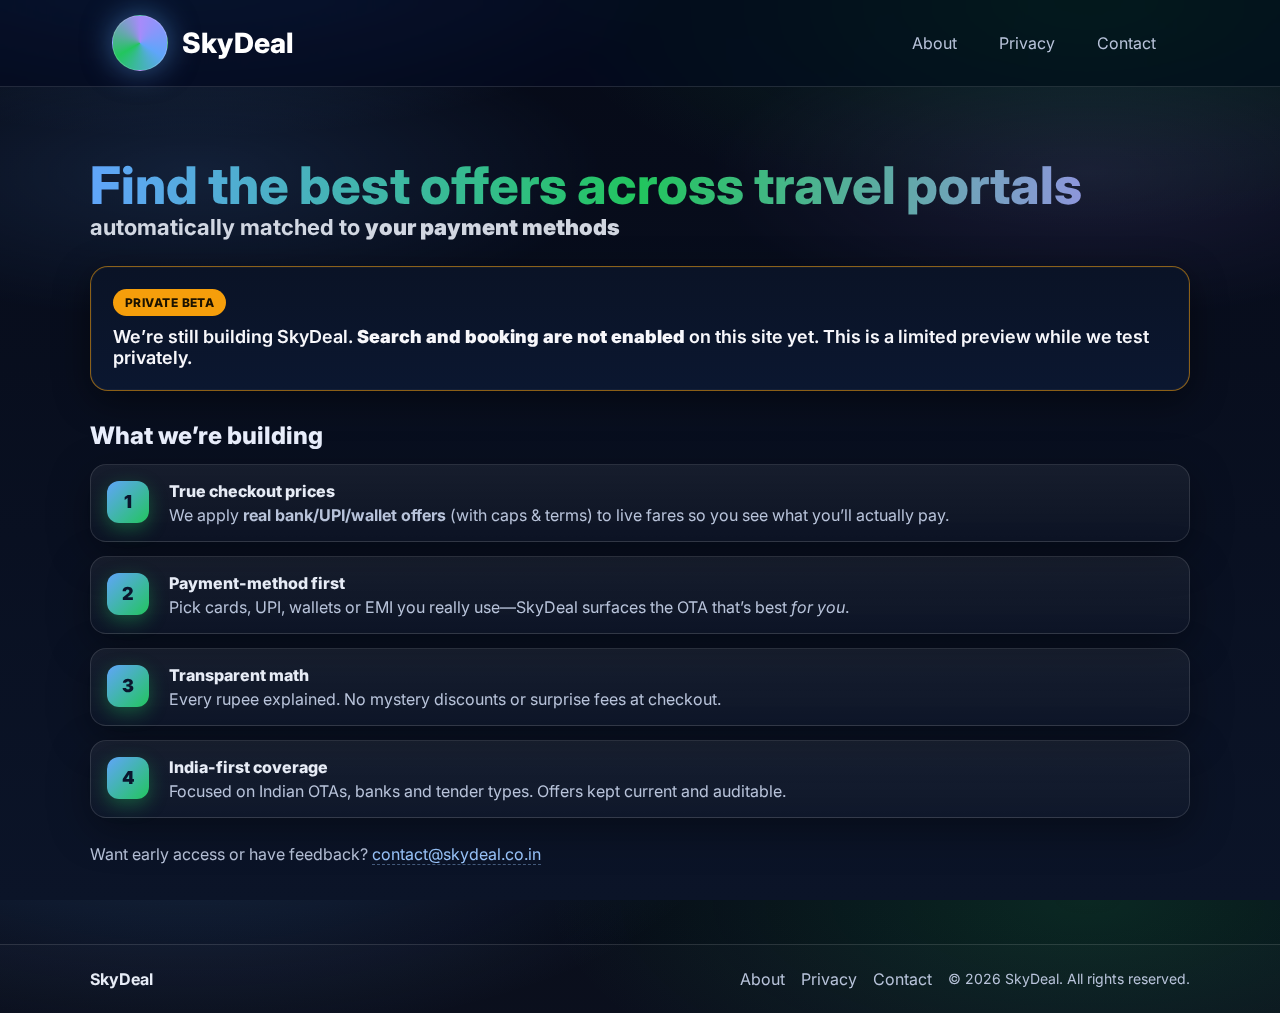
<file: index.html>
<!doctype html>
<html lang="en">
<head>
  <meta charset="utf-8" />
  <meta name="viewport" content="width=device-width,initial-scale=1" />
  <title>SkyDeal — Best travel offers by your payment methods</title>
  <meta name="description" content="SkyDeal compares real checkout prices across Indian OTAs by applying bank/UPI/wallet offers to live fares—matched to the payment methods you can actually use." />
  <link rel="preconnect" href="https://fonts.googleapis.com">
  <link rel="preconnect" href="https://fonts.gstatic.com" crossorigin>
  <link href="https://fonts.googleapis.com/css2?family=Inter:wght@400;600;700;800&display=swap" rel="stylesheet">

  <style>
    :root{
      --bg-1:#060a17; --bg-2:#0b1428; --panel:#0e1a33;
      --ink:#e7ecf6; --muted:#b8c3da; --line:rgba(255,255,255,.12);
      --brand1:#60a5fa; --brand2:#22c55e; --brand3:#a78bfa; --accent:#f59e0b;
      --radius:16px; --maxw:1100px;
    }
    *{box-sizing:border-box}
    html,body{height:100%}
    body{
      margin:0; font-family:Inter,system-ui,-apple-system,Segoe UI,Roboto,Helvetica,Arial,sans-serif;
      color:var(--ink);
      background:
        radial-gradient(900px 380px at 15% -10%, rgba(96,165,250,.20), transparent 60%),
        radial-gradient(900px 380px at 85% 0%,  rgba(34,197,94,.16), transparent 60%),
        linear-gradient(180deg, var(--bg-1) 0%, var(--bg-2) 100%);
    }
    a{ color:#9cc8ff; text-decoration:none }
    a:hover{ color:#fff; text-decoration:underline }
    .container{max-width:var(--maxw); margin:0 auto; padding:0 22px}

    /* Header */
    .site-header{
      position:sticky; top:0; z-index:10;
      border-bottom:1px solid var(--line);
      backdrop-filter:saturate(180%) blur(8px);
      background:rgba(6,10,23,.55);
    }
    .header__inner{height:86px; display:flex; align-items:center; justify-content:space-between}
    .brand{display:flex; align-items:center; gap:14px}
    .brand,.brand:visited{color:#fff; text-decoration:none}
    .brand__logo{
      width:56px; height:56px; border-radius:50%;
      display:grid; place-items:center;
      background: conic-gradient(from 120deg, var(--brand1), var(--brand2), var(--brand3), var(--brand1));
      box-shadow: 0 0 30px rgba(96,165,250,.5);
      border:1px solid rgba(255,255,255,.18);
    }
    .brand__text{font-weight:800; letter-spacing:.2px; font-size:28px}
    .nav{display:flex; gap:18px}
    .nav a{color:var(--muted); padding:10px 12px; border-radius:10px}
    .nav a:hover{background:rgba(255,255,255,.08); color:#fff; text-decoration:none}

    /* Hero */
    .hero{position:relative; overflow:hidden}
    .hero__bg{position:absolute; inset:0; pointer-events:none; opacity:.45;
      background:
        radial-gradient(700px 250px at 15% 10%, rgba(96,165,250,.30), transparent 60%),
        radial-gradient(650px 250px at 85% 10%, rgba(167,139,250,.25), transparent 60%);
    }
    .hero__inner{position:relative; padding:70px 0 80px}
    .hero__title{margin:0 0 14px; line-height:1.12}
    .t-gradient{
      display:block; font-weight:800; font-size: clamp(30px, 5.2vw, 52px);
      background-image: linear-gradient(90deg, var(--brand1), var(--brand2), var(--brand3));
      -webkit-background-clip:text; background-clip:text; -webkit-text-fill-color: transparent;
    }
    .hero__subtitle{display:block; font-size: clamp(18px,2.2vw,22px); color:var(--ink); opacity:.9}

    /* Beta box */
    .beta-box{
      margin:26px 0 30px; padding:22px 22px; border-radius:18px;
      background: linear-gradient(180deg, #0a1326, #0b1730);
      border:1px solid rgba(245,158,11,.55);
      box-shadow: 0 10px 36px rgba(0,0,0,.45), inset 0 0 0 1px rgba(255,255,255,.035);
      font-size:18px;
    }
    .beta__chip{
      display:inline-block; font-weight:800; color:#1b1200;
      background:var(--accent); padding:6px 12px; border-radius:999px;
      text-transform:uppercase; letter-spacing:.45px; font-size:12px; margin-bottom:10px;
    }
    .beta__text{margin:0; color:#f7f7fb; font-weight:600}

    /* What we're building */
    .build__title{margin:8px 0 14px; font-size: clamp(20px, 2.2vw, 24px); font-weight:800; color:#e9eefc}

    .steps{list-style:none; padding:0; margin:0; display:grid; gap:14px; counter-reset: step}
    .step{
      display:grid; grid-template-columns: 48px 1fr; gap:14px; align-items:flex-start;
      background: linear-gradient(180deg, rgba(255,255,255,.06), rgba(255,255,255,.02));
      border:1px solid var(--line); border-radius:16px; padding:16px 16px;
      box-shadow: 0 12px 40px rgba(0,0,0,.35);
      position:relative;
    }
    .step::before{
      counter-increment: step; content: counter(step);
      width:42px; height:42px; border-radius:12px; display:grid; place-items:center;
      font-weight:900; font-size:18px; color:#0a152d;
      background: linear-gradient(135deg, var(--brand1), var(--brand2));
      box-shadow: 0 6px 18px rgba(34,197,94,.35);
    }
    .step__head{font-weight:800; margin-bottom:4px}
    .step p{margin:0; color:var(--muted)}

    /* Contact note */
    .contact-note{margin:26px 0 0; color:var(--muted)}
    .contact-note a{border-bottom:1px dashed rgba(156,200,255,.4)}
    .contact-note a:hover{border-bottom-color:#fff}

    /* Footer */
    .site-footer{border-top:1px solid var(--line); background: rgba(255,255,255,.02)}
    .footer__inner{display:grid; grid-template-columns:1fr auto auto; gap:16px; padding:24px 0; align-items:center}
    .footer__links{display:flex; gap:16px}
    .footer__links a{color:var(--muted)}
    .footer__links a:hover{color:#fff; text-decoration:none}
    .footer__copy{color:var(--muted); font-size:14px}
    .footer__brand{display:flex; align-items:center; gap:10px}
    /* Mobile-only: add a little extra left space on the homepage */
@media (max-width: 540px) {
  /* The :has(.badge) makes this apply only to the homepage (which has the beta badge) */
  body:has(.badge) .container {
    padding-inline-start: 30px; /* was 22px; tweak 28–34px if you want more/less */
  }
}
    /* --- Mobile: nudge the big headline/tagline off the left edge --- */
@media (max-width: 540px) {
  .hero h1 {
    text-indent: 8px;           /* first line only */
  }
  .hero p {                      /* the short subline under the H1 */
    padding-inline-start: 8px;   /* keeps it aligned with the H1 */
  }
}

/* --- Header spacing (all screens) --- */
/* More gap between logo block and the page links */
.site-header .header-inner { 
  column-gap: 40px;              /* was larger/smaller before; this adds breathing room */
}

/* Tighter spacing between the page links themselves */
.site-header .nav {
  column-gap: 18px;              /* reduce link-to-link gap */
}
    /* ===== Mobile-only spacing refinements ===== */
@media (max-width: 640px) {
  /* 1) More space after the SkyDeal logo before the nav */
  .brand { margin-right: 28px; }   /* push nav away from logo */

  /* 2) Keep both lines of the headline offset equally from the left edge */
  .hero h1 {
    margin-left: 6px;              /* tiny uniform left offset */
    text-indent: 0;                /* ensure no first-line-only indent */
  }

  /* 3) Tighter spacing between About / Privacy / Contact */
  .topnav { gap: 14px; }           /* reduce inter-link gap */
}

  </style>
</head>
<body>
  <!-- Header -->
  <header class="site-header">
    <div class="container header__inner">
      <a class="brand" href="/">
        <span class="brand__logo" aria-hidden="true"></span>
        <span class="brand__text">SkyDeal</span>
      </a>
      <nav class="nav">
        <a href="about.html">About</a>
        <a href="privacy.html">Privacy</a>
        <a href="contact.html">Contact</a>
      </nav>
    </div>
  </header>

  <!-- Hero -->
  <section class="hero">
    <div class="hero__bg"></div>
    <div class="container hero__inner">
      <h1 class="hero__title">
        <span class="t-gradient">Find the best offers across travel portals</span>
        <span class="hero__subtitle">automatically matched to <strong>your payment methods</strong></span>
      </h1>

      <aside class="beta-box" role="status" aria-live="polite">
        <div class="beta__chip">Private Beta</div>
        <p class="beta__text">
          We’re still building SkyDeal. <strong>Search and booking are not enabled</strong> on this site yet.
          This is a limited preview while we test privately.
        </p>
      </aside>

      <section class="build">
        <h2 class="build__title">What we’re building</h2>
        <ul class="steps">
          <li class="step">
            <div class="step__body">
              <div class="step__head">True checkout prices</div>
              <p>We apply <strong>real bank/UPI/wallet offers</strong> (with caps &amp; terms) to live fares so you see what you’ll actually pay.</p>
            </div>
          </li>
          <li class="step">
            <div class="step__body">
              <div class="step__head">Payment-method first</div>
              <p>Pick cards, UPI, wallets or EMI you really use—SkyDeal surfaces the OTA that’s best <em>for you</em>.</p>
            </div>
          </li>
          <li class="step">
            <div class="step__body">
              <div class="step__head">Transparent math</div>
              <p>Every rupee explained. No mystery discounts or surprise fees at checkout.</p>
            </div>
          </li>
          <li class="step">
            <div class="step__body">
              <div class="step__head">India-first coverage</div>
              <p>Focused on Indian OTAs, banks and tender types. Offers kept current and auditable.</p>
            </div>
          </li>
        </ul>
      </section>

      <p class="contact-note">
        Want early access or have feedback? <a href="mailto:contact@skydeal.co.in">contact@skydeal.co.in</a>
      </p>
    </div>
  </section>

  <!-- Footer -->
  <footer class="site-footer">
    <div class="container footer__inner">
      <div class="footer__brand"><strong>SkyDeal</strong></div>
      <div class="footer__links">
        <a href="about.html">About</a>
        <a href="privacy.html">Privacy</a>
        <a href="contact.html">Contact</a>
      </div>
      <div class="footer__copy">© <span id="y"></span> SkyDeal. All rights reserved.</div>
    </div>
  </footer>

  <script>document.getElementById("y").textContent = new Date().getFullYear();</script>
</body>
</html>
</file>
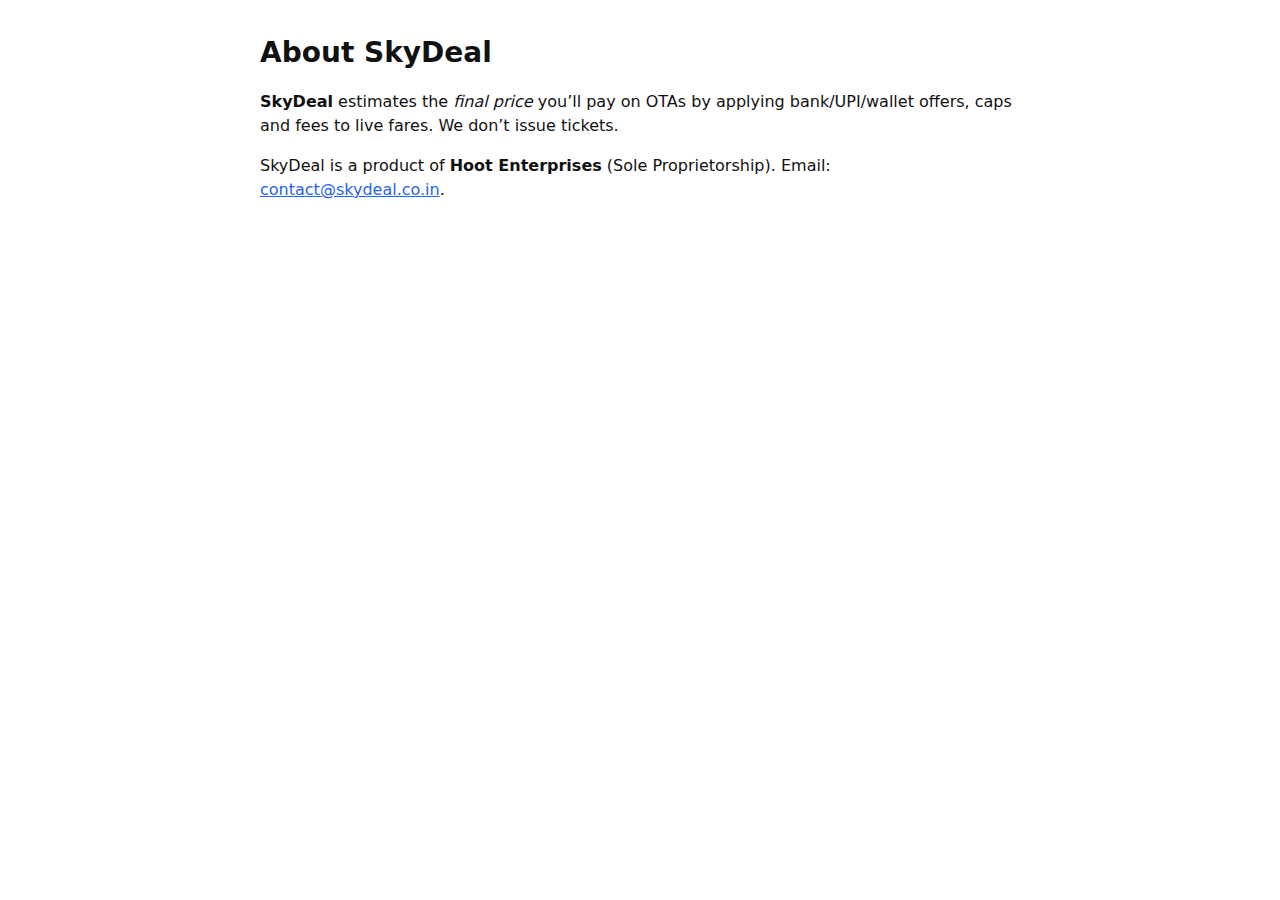
<file: about.html>
<!doctype html><html lang="en"><head>
<meta charset="utf-8"><meta name="viewport" content="width=device-width,initial-scale=1">
<title>About – SkyDeal</title>
<style>body{font:16px/1.5 system-ui,Arial,sans-serif;max-width:760px;margin:32px auto;padding:0 16px;color:#111}h1{font-size:28px;margin:0 0 12px}a{color:#2563eb}</style>
</head><body>
<h1>About SkyDeal</h1>
<p><b>SkyDeal</b> estimates the <em>final price</em> you’ll pay on OTAs by applying bank/UPI/wallet offers, caps and fees to live fares. We don’t issue tickets.</p>
<p>SkyDeal is a product of <b>Hoot Enterprises</b> (Sole Proprietorship). Email: <a href="mailto:contact@skydeal.co.in">contact@skydeal.co.in</a>.</p>
</body></html>
</file>
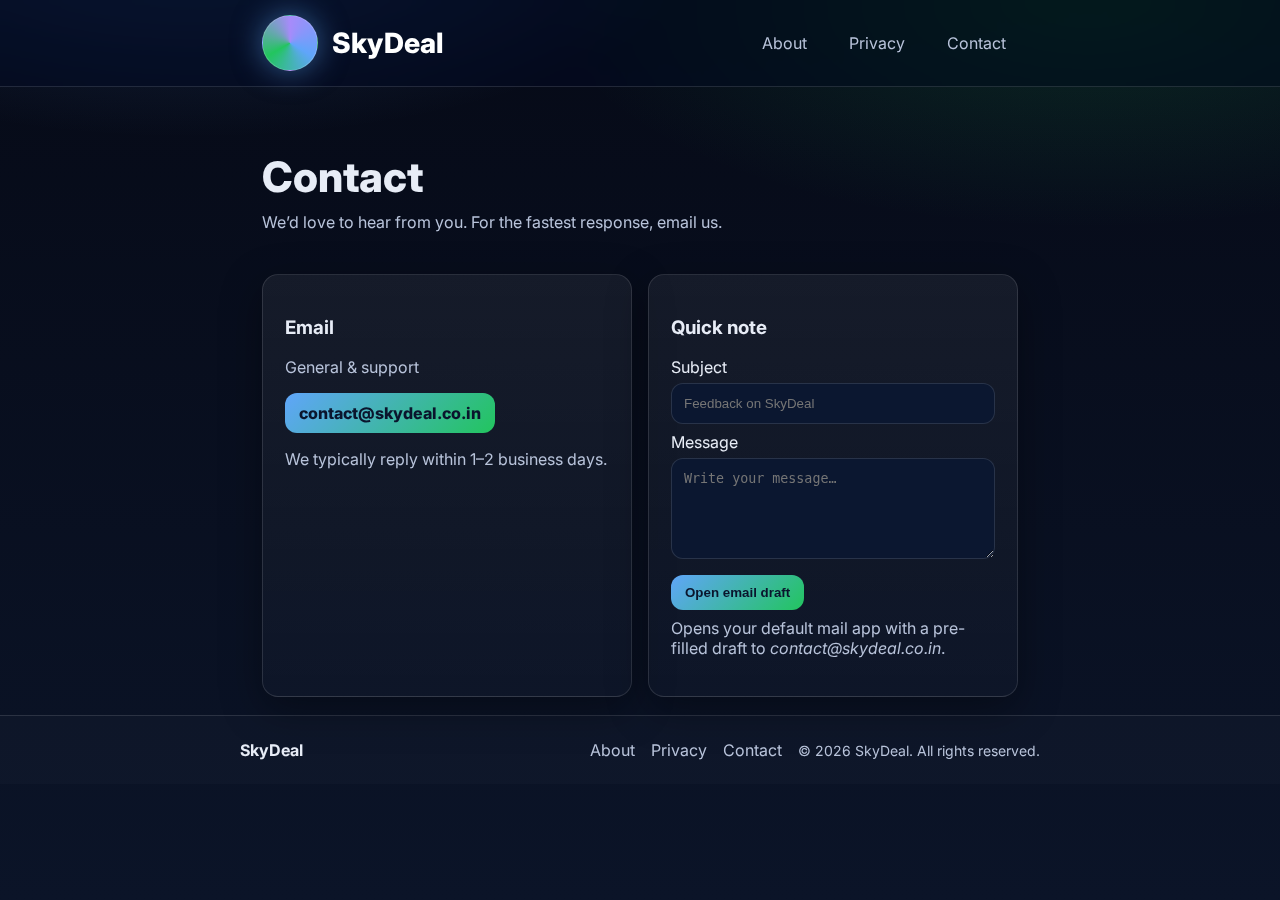
<file: contact.html>
<!doctype html>
<html lang="en">
<head>
  <meta charset="utf-8" />
  <meta name="viewport" content="width=device-width,initial-scale=1" />
  <title>Contact — SkyDeal</title>
  <meta name="description" content="Get in touch with SkyDeal. Email us for support, feedback, or partnership inquiries." />
  <link rel="preconnect" href="https://fonts.googleapis.com">
  <link rel="preconnect" href="https://fonts.gstatic.com" crossorigin>
  <link href="https://fonts.googleapis.com/css2?family=Inter:wght@400;600;700;800&display=swap" rel="stylesheet">
  <style>
    :root{--bg-1:#060a17;--bg-2:#0b1428;--panel:#0e1a33;--ink:#e7ecf6;--muted:#b8c3da;--line:rgba(255,255,255,.12);--brand1:#60a5fa;--brand2:#22c55e;--brand3:#a78bfa;--accent:#f59e0b;--radius:16px;--maxw:800px}
    *{box-sizing:border-box} html,body{height:100%}
    body{margin:0;font-family:Inter,system-ui,-apple-system,Segoe UI,Roboto,Helvetica,Arial,sans-serif;color:var(--ink);
      background:radial-gradient(900px 380px at 15% -10%, rgba(96,165,250,.20), transparent 60%),
                 radial-gradient(900px 380px at 85% 0%,  rgba(34,197,94,.16), transparent 60%),
                 linear-gradient(180deg, var(--bg-1) 0%, var(--bg-2) 100%);}
    a{color:#9cc8ff;text-decoration:none} a:hover{color:#fff;text-decoration:underline}
    .container{max-width:var(--maxw);margin:0 auto;padding:0 22px}
    .site-header{position:sticky;top:0;z-index:10;border-bottom:1px solid var(--line);backdrop-filter:saturate(180%) blur(8px);background:rgba(6,10,23,.55)}
    .header__inner{height:86px;display:flex;align-items:center;justify-content:space-between}
    .brand{display:flex;align-items:center;gap:14px;color:#fff;text-decoration:none}
    .brand__logo{width:56px;height:56px;border-radius:50%;display:grid;place-items:center;background:conic-gradient(from 120deg,var(--brand1),var(--brand2),var(--brand3),var(--brand1));box-shadow:0 0 30px rgba(96,165,250,.5);border:1px solid rgba(255,255,255,.18)}
    .brand__text{font-weight:800;letter-spacing:.2px;font-size:28px}
    .nav{display:flex;gap:18px} .nav a{color:var(--muted);padding:10px 12px;border-radius:10px}
    .nav a:hover{background:rgba(255,255,255,.08);color:#fff;text-decoration:none}
    .hero__inner{padding:64px 0 24px}
    .title{margin:0 0 10px;font-size:clamp(28px,4.6vw,42px);font-weight:800}
    .subtitle{margin:0;color:var(--muted)}
    .panel{background:linear-gradient(180deg,rgba(255,255,255,.06),rgba(255,255,255,.02));border:1px solid var(--line);border-radius:16px;padding:22px;margin:18px 0;box-shadow:0 12px 40px rgba(0,0,0,.35)}
    .row{display:grid;gap:16px} @media(min-width:760px){.row{grid-template-columns:1fr 1fr}}
    .btn{display:inline-block;background:linear-gradient(135deg,var(--brand1),var(--brand2));color:#0a152d;font-weight:800;border:none;border-radius:12px;padding:10px 14px;cursor:pointer}
    .btn:hover{filter:brightness(1.05)}
    .muted{color:var(--muted)}
    .site-footer{border-top:1px solid var(--line);background:rgba(255,255,255,.02)}
    .footer__inner{display:grid;grid-template-columns:1fr auto auto;gap:16px;padding:24px 0;align-items:center}
    .footer__links{display:flex;gap:16px} .footer__links a{color:var(--muted)} .footer__links a:hover{color:#fff;text-decoration:none}
    .footer__copy{color:var(--muted);font-size:14px}
    input,textarea{width:100%;background:#0b1730;border:1px solid var(--line);border-radius:12px;color:var(--ink);padding:12px}
    label{display:block;margin:8px 0 6px}
  </style>
</head>
<body>
  <header class="site-header">
    <div class="container header__inner">
      <a class="brand" href="index.html"><span class="brand__logo"></span><span class="brand__text">SkyDeal</span></a>
      <nav class="nav"><a href="about.html">About</a><a href="privacy.html">Privacy</a><a href="contact.html">Contact</a></nav>
    </div>
  </header>

  <main class="container">
    <section class="hero__inner">
      <h1 class="title">Contact</h1>
      <p class="subtitle">We’d love to hear from you. For the fastest response, email us.</p>
    </section>

    <section class="row">
      <article class="panel">
        <h3>Email</h3>
        <p class="muted">General &amp; support</p>
        <p><a href="mailto:contact@skydeal.co.in" class="btn">contact@skydeal.co.in</a></p>
        <p class="muted">We typically reply within 1–2 business days.</p>
      </article>

      <article class="panel">
        <h3>Quick note</h3>
        <form onsubmit="mailtoCompose(event)">
          <label for="sub">Subject</label>
          <input id="sub" type="text" placeholder="Feedback on SkyDeal" />
          <label for="msg">Message</label>
          <textarea id="msg" rows="5" placeholder="Write your message…"></textarea>
          <div style="margin-top:12px"><button class="btn" type="submit">Open email draft</button></div>
          <p class="muted" style="margin-top:8px">Opens your default mail app with a pre-filled draft to <em>contact@skydeal.co.in</em>.</p>
        </form>
      </article>
    </section>
  </main>

  <footer class="site-footer">
    <div class="container footer__inner">
      <strong>SkyDeal</strong>
      <div class="footer__links"><a href="about.html">About</a><a href="privacy.html">Privacy</a><a href="contact.html">Contact</a></div>
      <div class="footer__copy">© <span id="y"></span> SkyDeal. All rights reserved.</div>
    </div>
  </footer>

  <script>
    document.getElementById('y').textContent=new Date().getFullYear();
    function mailtoCompose(e){
      e.preventDefault();
      const s=encodeURIComponent(document.getElementById('sub').value||'Feedback on SkyDeal');
      const b=encodeURIComponent(document.getElementById('msg').value||'');
      window.location.href=`mailto:contact@skydeal.co.in?subject=${s}&body=${b}`;
    }
  </script>
</body>
</html>
</file>
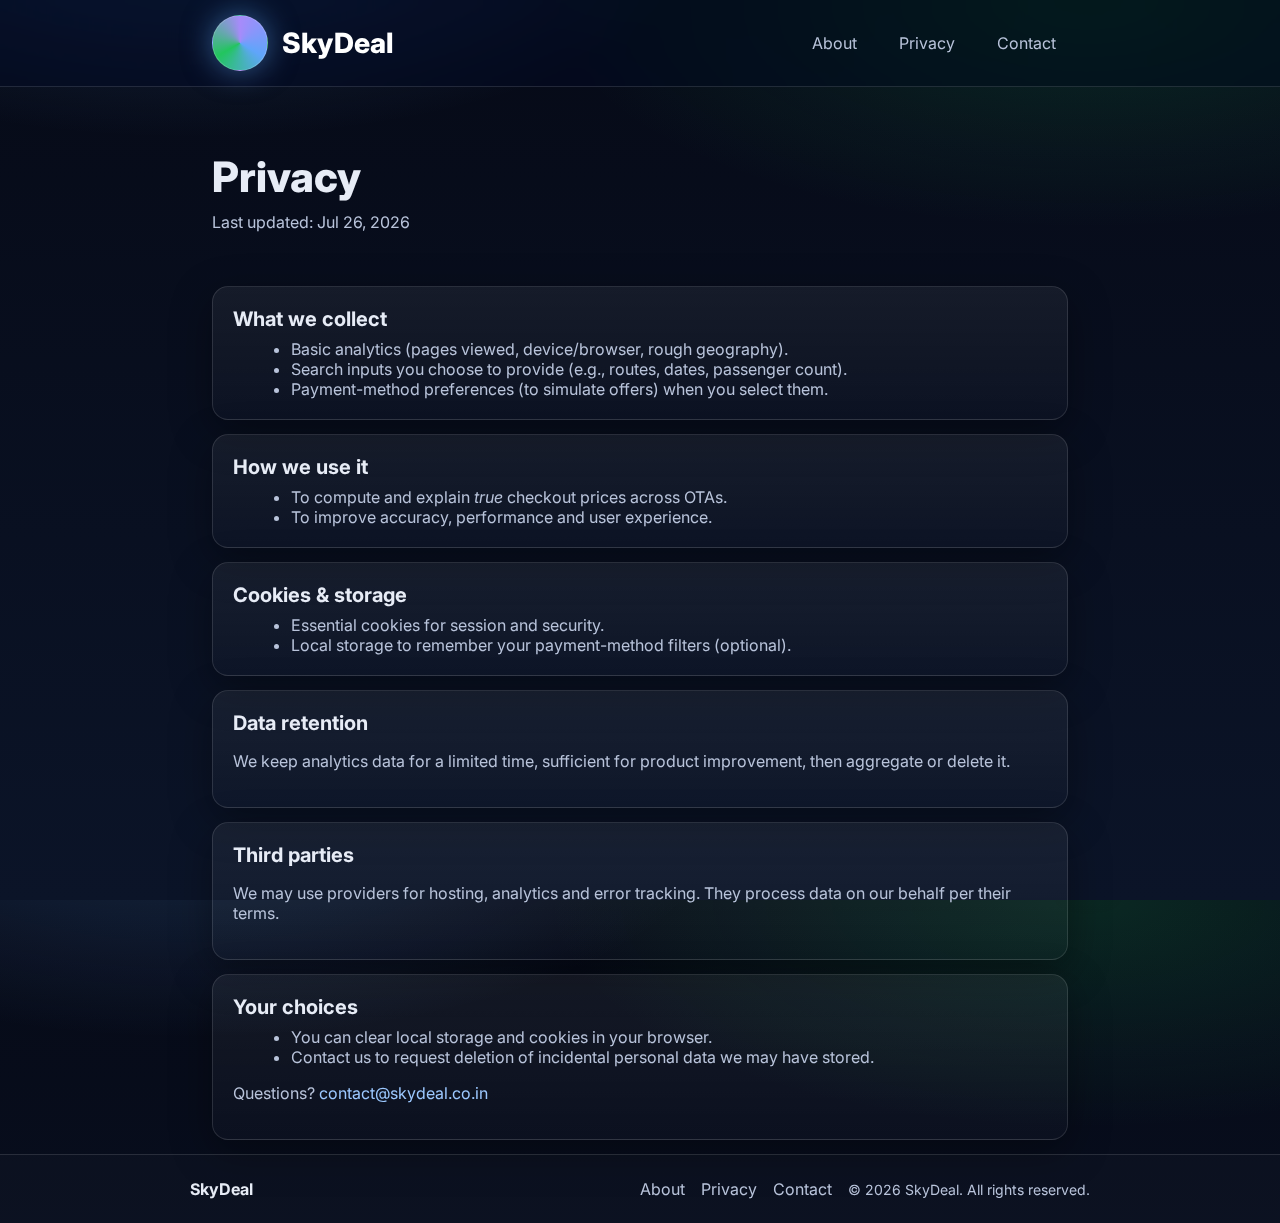
<file: privacy.html>
<!doctype html>
<html lang="en">
<head>
  <meta charset="utf-8" />
  <meta name="viewport" content="width=device-width,initial-scale=1" />
  <title>Privacy — SkyDeal</title>
  <meta name="description" content="SkyDeal privacy: what we collect, how we use it, cookies, retention, third parties, and your choices." />
  <link rel="preconnect" href="https://fonts.googleapis.com">
  <link rel="preconnect" href="https://fonts.gstatic.com" crossorigin>
  <link href="https://fonts.googleapis.com/css2?family=Inter:wght@400;600;700;800&display=swap" rel="stylesheet">
  <style>
    :root{--bg-1:#060a17;--bg-2:#0b1428;--panel:#0e1a33;--ink:#e7ecf6;--muted:#b8c3da;--line:rgba(255,255,255,.12);--brand1:#60a5fa;--brand2:#22c55e;--brand3:#a78bfa;--accent:#f59e0b;--radius:16px;--maxw:900px}
    *{box-sizing:border-box} html,body{height:100%}
    body{margin:0;font-family:Inter,system-ui,-apple-system,Segoe UI,Roboto,Helvetica,Arial,sans-serif;color:var(--ink);
      background:radial-gradient(900px 380px at 15% -10%, rgba(96,165,250,.20), transparent 60%),
                 radial-gradient(900px 380px at 85% 0%,  rgba(34,197,94,.16), transparent 60%),
                 linear-gradient(180deg, var(--bg-1) 0%, var(--bg-2) 100%);}
    a{color:#9cc8ff;text-decoration:none} a:hover{color:#fff;text-decoration:underline}
    .container{max-width:var(--maxw);margin:0 auto;padding:0 22px}
    .site-header{position:sticky;top:0;z-index:10;border-bottom:1px solid var(--line);backdrop-filter:saturate(180%) blur(8px);background:rgba(6,10,23,.55)}
    .header__inner{height:86px;display:flex;align-items:center;justify-content:space-between}
    .brand{display:flex;align-items:center;gap:14px;color:#fff;text-decoration:none}
    .brand__logo{width:56px;height:56px;border-radius:50%;display:grid;place-items:center;background:conic-gradient(from 120deg,var(--brand1),var(--brand2),var(--brand3),var(--brand1));box-shadow:0 0 30px rgba(96,165,250,.5);border:1px solid rgba(255,255,255,.18)}
    .brand__text{font-weight:800;letter-spacing:.2px;font-size:28px}
    .nav{display:flex;gap:18px} .nav a{color:var(--muted);padding:10px 12px;border-radius:10px}
    .nav a:hover{background:rgba(255,255,255,.08);color:#fff;text-decoration:none}
    .hero__inner{padding:64px 0 24px}
    .title{margin:0 0 10px;font-size:clamp(28px,4.6vw,42px);font-weight:800}
    .meta{color:var(--muted);margin:0 0 16px}
    .card{background:linear-gradient(180deg,rgba(255,255,255,.06),rgba(255,255,255,.02));border:1px solid var(--line);border-radius:16px;padding:20px;margin:14px 0;box-shadow:0 12px 40px rgba(0,0,0,.35)}
    .card h3{margin:0 0 8px;font-size:20px}
    .card p,.card li{color:var(--muted)} .card ul{margin:8px 0 0 18px}
    .site-footer{border-top:1px solid var(--line);background:rgba(255,255,255,.02)}
    .footer__inner{display:grid;grid-template-columns:1fr auto auto;gap:16px;padding:24px 0;align-items:center}
    .footer__links{display:flex;gap:16px} .footer__links a{color:var(--muted)} .footer__links a:hover{color:#fff;text-decoration:none}
    .footer__copy{color:var(--muted);font-size:14px}
  </style>
</head>
<body>
  <header class="site-header">
    <div class="container header__inner">
      <a class="brand" href="index.html"><span class="brand__logo"></span><span class="brand__text">SkyDeal</span></a>
      <nav class="nav"><a href="about.html">About</a><a href="privacy.html">Privacy</a><a href="contact.html">Contact</a></nav>
    </div>
  </header>

  <main class="container">
    <section class="hero__inner">
      <h1 class="title">Privacy</h1>
      <p class="meta">Last updated: <span id="d"></span></p>
    </section>

    <article class="card">
      <h3>What we collect</h3>
      <ul>
        <li>Basic analytics (pages viewed, device/browser, rough geography).</li>
        <li>Search inputs you choose to provide (e.g., routes, dates, passenger count).</li>
        <li>Payment-method preferences (to simulate offers) when you select them.</li>
      </ul>
    </article>

    <article class="card">
      <h3>How we use it</h3>
      <ul>
        <li>To compute and explain <em>true</em> checkout prices across OTAs.</li>
        <li>To improve accuracy, performance and user experience.</li>
      </ul>
    </article>

    <article class="card">
      <h3>Cookies &amp; storage</h3>
      <ul>
        <li>Essential cookies for session and security.</li>
        <li>Local storage to remember your payment-method filters (optional).</li>
      </ul>
    </article>

    <article class="card">
      <h3>Data retention</h3>
      <p>We keep analytics data for a limited time, sufficient for product improvement, then aggregate or delete it.</p>
    </article>

    <article class="card">
      <h3>Third parties</h3>
      <p>We may use providers for hosting, analytics and error tracking. They process data on our behalf per their terms.</p>
    </article>

    <article class="card">
      <h3>Your choices</h3>
      <ul>
        <li>You can clear local storage and cookies in your browser.</li>
        <li>Contact us to request deletion of incidental personal data we may have stored.</li>
      </ul>
      <p>Questions? <a href="mailto:contact@skydeal.co.in">contact@skydeal.co.in</a></p>
    </article>
  </main>

  <footer class="site-footer">
    <div class="container footer__inner">
      <strong>SkyDeal</strong>
      <div class="footer__links"><a href="about.html">About</a><a href="privacy.html">Privacy</a><a href="contact.html">Contact</a></div>
      <div class="footer__copy">© <span id="y"></span> SkyDeal. All rights reserved.</div>
    </div>
  </footer>
  <script>
    const now=new Date();document.getElementById('y').textContent=now.getFullYear();
    document.getElementById('d').textContent=now.toLocaleDateString(undefined,{year:'numeric',month:'short',day:'2-digit'});
  </script>
</body>
</html>
</file>
